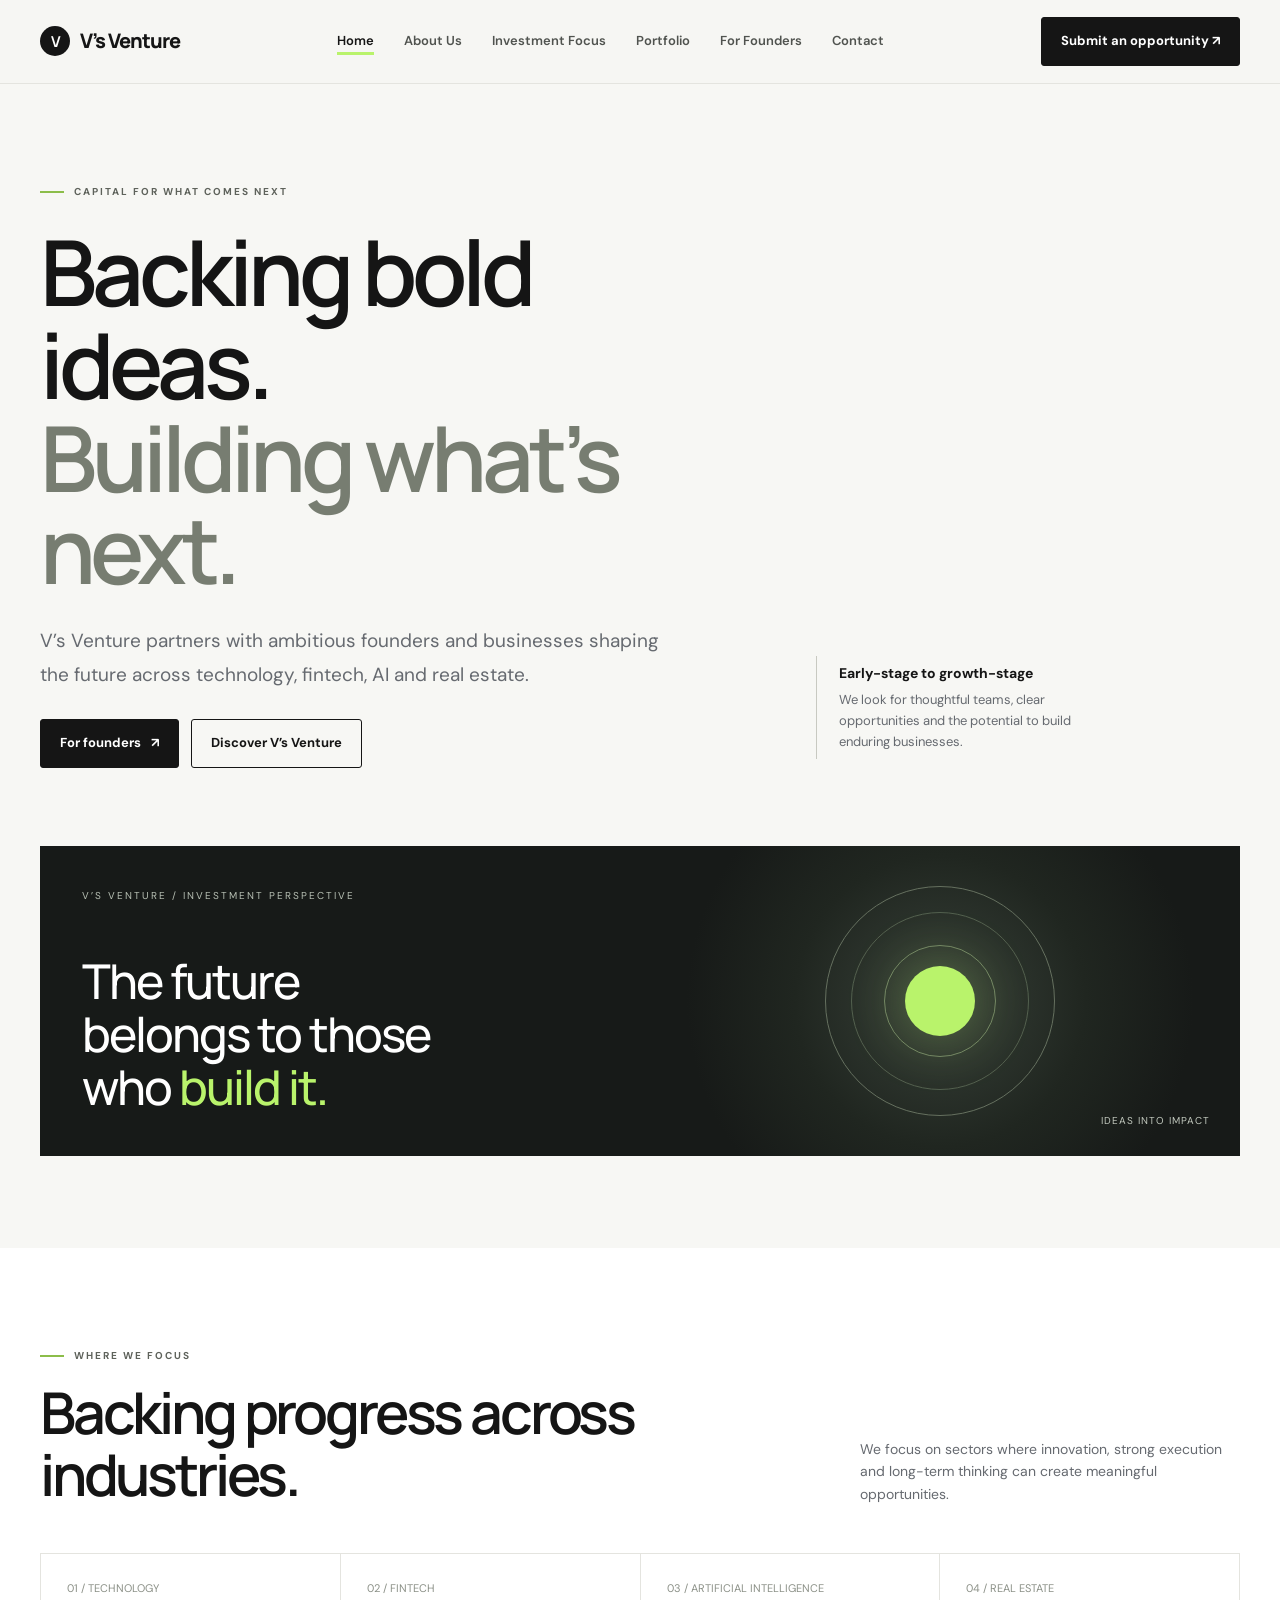
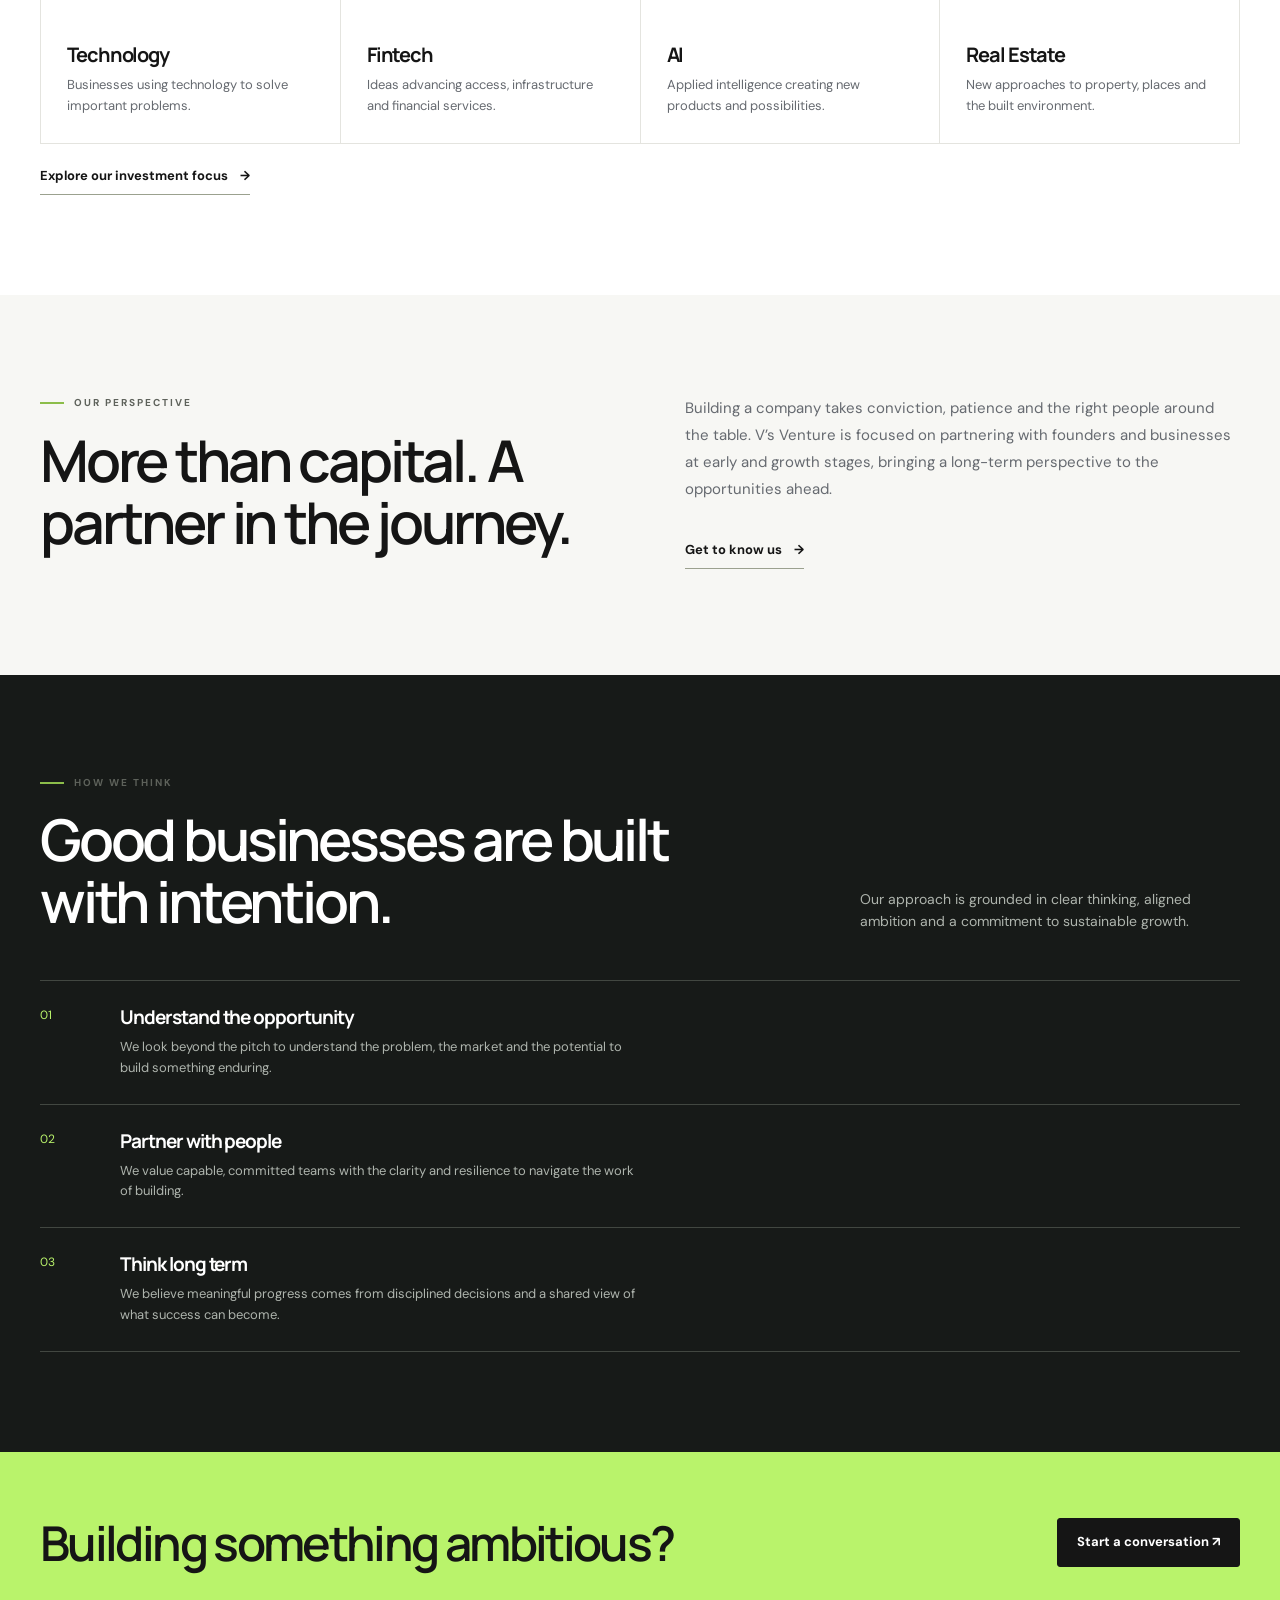
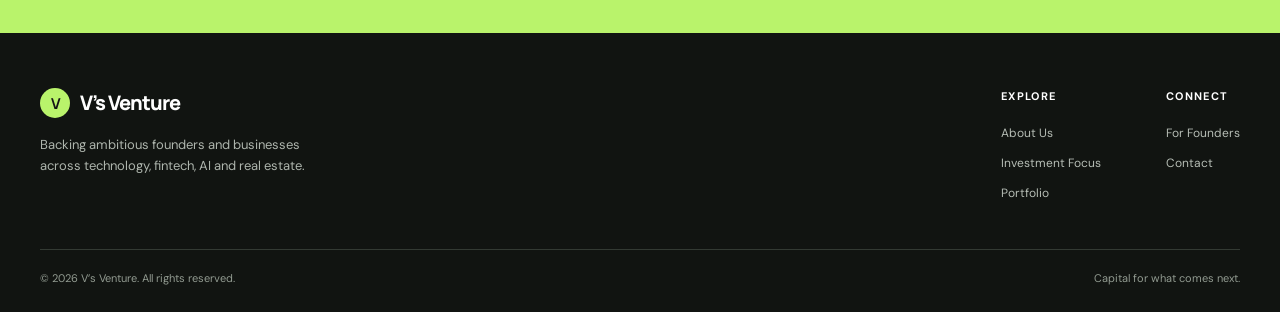
<file: index.html>
<!doctype html>
<html lang="en">
<head>
  <meta charset="utf-8">
  <meta name="viewport" content="width=device-width, initial-scale=1">
  <meta name="description" content="V’s Venture is a venture capital company focused on early-stage and growth-stage opportunities across technology, fintech, AI and real estate.">
  <title>Home | V’s Venture</title>
  <link rel="preconnect" href="https://fonts.googleapis.com">
  <link rel="preconnect" href="https://fonts.gstatic.com" crossorigin>
  <link rel="stylesheet" href="css/style.css">
</head>
<body>

<header class="site-header"><div class="container nav-wrap">
  <a class="brand" href="index.html" aria-label="V's Venture home"><span class="brand-mark">V</span><span>V’s Venture</span></a>
  <button class="menu-toggle" aria-label="Toggle navigation" aria-expanded="false"><span></span><span></span><span></span></button>
  <nav class="nav-links" aria-label="Main navigation"><a href="index.html" aria-current="page">Home</a><a href="about.html" >About Us</a><a href="investment-focus.html" >Investment Focus</a><a href="portfolio.html" >Portfolio</a><a href="founders.html" >For Founders</a><a href="contact.html" >Contact</a></nav>
  <a class="nav-cta" href="founders.html">Submit an opportunity ↗</a>
</div></header>
<main>
<section class="hero">
  <div class="container">
    <div class="eyebrow">Capital for what comes next</div>
    <div class="hero-grid">
      <div>
        <h1>Backing bold ideas.<br><em>Building what’s next.</em></h1>
        <p class="lead">V’s Venture partners with ambitious founders and businesses shaping the future across technology, fintech, AI and real estate.</p>
        <div class="hero-actions">
          <a class="button" href="founders.html">For founders <span>↗</span></a>
          <a class="button button-light" href="about.html">Discover V’s Venture</a>
        </div>
      </div>
      <div class="hero-copy">
        <div class="hero-note"><strong>Early-stage to growth-stage</strong>We look for thoughtful teams, clear opportunities and the potential to build enduring businesses.</div>
      </div>
    </div>
    <div class="hero-visual reveal">
      <div class="visual-left">
        <div class="visual-kicker">V’s Venture / Investment perspective</div>
        <div class="visual-statement">The future belongs to those who <span>build it.</span></div>
      </div>
      <div class="visual-right"><div class="orbit"></div><div class="orbit-core"></div><div class="visual-tag">Ideas into impact</div></div>
    </div>
  </div>
</section>
<section class="section section-white">
  <div class="container">
    <div class="section-head reveal">
      <div><div class="eyebrow">Where we focus</div><h2>Backing progress across industries.</h2></div>
      <p>We focus on sectors where innovation, strong execution and long-term thinking can create meaningful opportunities.</p>
    </div>
    <div class="sector-grid reveal">
      <article class="sector-card"><span class="sector-num">01 / TECHNOLOGY</span><div><h3>Technology</h3><p>Businesses using technology to solve important problems.</p></div></article>
      <article class="sector-card"><span class="sector-num">02 / FINTECH</span><div><h3>Fintech</h3><p>Ideas advancing access, infrastructure and financial services.</p></div></article>
      <article class="sector-card"><span class="sector-num">03 / ARTIFICIAL INTELLIGENCE</span><div><h3>AI</h3><p>Applied intelligence creating new products and possibilities.</p></div></article>
      <article class="sector-card"><span class="sector-num">04 / REAL ESTATE</span><div><h3>Real Estate</h3><p>New approaches to property, places and the built environment.</p></div></article>
    </div>
    <a class="text-link" href="investment-focus.html">Explore our investment focus <span>→</span></a>
  </div>
</section>
<section class="section">
  <div class="container split">
    <div class="reveal"><div class="eyebrow">Our perspective</div><h2>More than capital. A partner in the journey.</h2></div>
    <div class="reveal"><p class="split-copy">Building a company takes conviction, patience and the right people around the table. V’s Venture is focused on partnering with founders and businesses at early and growth stages, bringing a long-term perspective to the opportunities ahead.</p><a class="text-link" href="about.html">Get to know us <span>→</span></a></div>
  </div>
</section>
<section class="section section-dark">
  <div class="container">
    <div class="section-head reveal"><div><div class="eyebrow">How we think</div><h2>Good businesses are built with intention.</h2></div><p style="color:#aeb4ad">Our approach is grounded in clear thinking, aligned ambition and a commitment to sustainable growth.</p></div>
    <div class="approach-list reveal">
      <div class="approach-item"><div class="num">01</div><div><h3>Understand the opportunity</h3><p>We look beyond the pitch to understand the problem, the market and the potential to build something enduring.</p></div></div>
      <div class="approach-item"><div class="num">02</div><div><h3>Partner with people</h3><p>We value capable, committed teams with the clarity and resilience to navigate the work of building.</p></div></div>
      <div class="approach-item"><div class="num">03</div><div><h3>Think long term</h3><p>We believe meaningful progress comes from disciplined decisions and a shared view of what success can become.</p></div></div>
    </div>
  </div>
</section>
<section class="cta-band"><div class="container cta-band-inner"><h2>Building something ambitious?</h2><a class="button" href="founders.html">Start a conversation ↗</a></div></section>
</main>

<footer class="site-footer"><div class="container">
  <div class="footer-top">
    <div class="footer-brand"><a class="brand" href="index.html"><span class="brand-mark" style="background:#b9f36b;color:#151515">V</span><span>V’s Venture</span></a><p>Backing ambitious founders and businesses across technology, fintech, AI and real estate.</p></div>
    <div class="footer-links">
      <div class="footer-col"><strong>Explore</strong><a href="about.html">About Us</a><a href="investment-focus.html">Investment Focus</a><a href="portfolio.html">Portfolio</a></div>
      <div class="footer-col"><strong>Connect</strong><a href="founders.html">For Founders</a><a href="contact.html">Contact</a></div>
    </div>
  </div>
  <div class="footer-bottom"><span>© <span data-year></span> V’s Venture. All rights reserved.</span><span>Capital for what comes next.</span></div>
</div></footer>
<script src="js/script.js"></script>
</body>
</html>
</file>
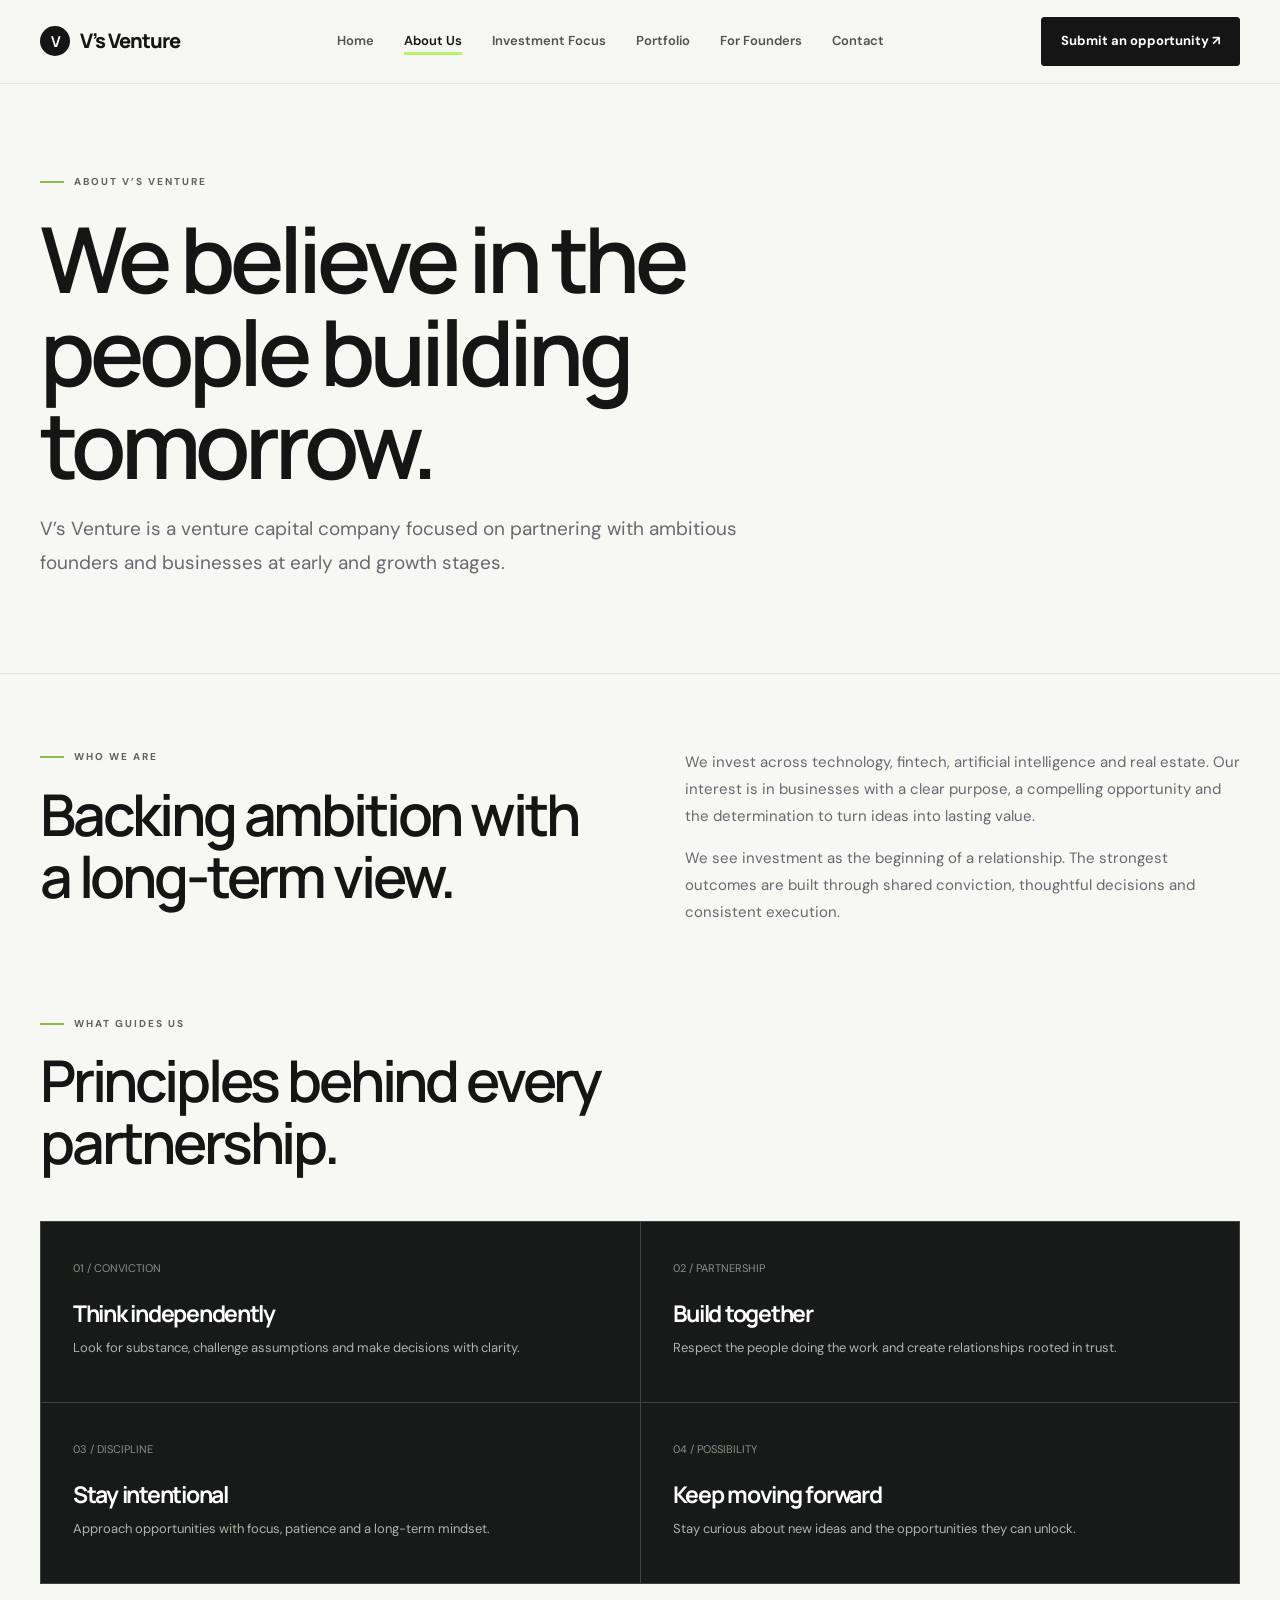
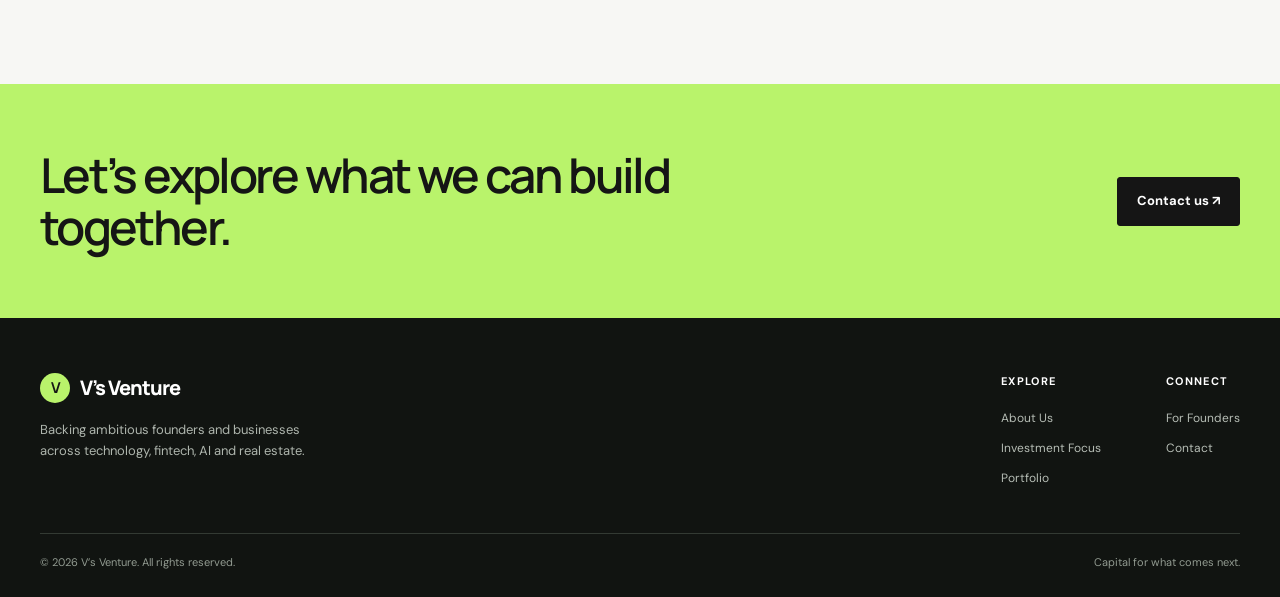
<file: about.html>
<!doctype html>
<html lang="en">
<head>
  <meta charset="utf-8">
  <meta name="viewport" content="width=device-width, initial-scale=1">
  <meta name="description" content="V’s Venture is a venture capital company focused on early-stage and growth-stage opportunities across technology, fintech, AI and real estate.">
  <title>About Us | V’s Venture</title>
  <link rel="preconnect" href="https://fonts.googleapis.com">
  <link rel="preconnect" href="https://fonts.gstatic.com" crossorigin>
  <link rel="stylesheet" href="css/style.css">
</head>
<body>

<header class="site-header"><div class="container nav-wrap">
  <a class="brand" href="index.html" aria-label="V's Venture home"><span class="brand-mark">V</span><span>V’s Venture</span></a>
  <button class="menu-toggle" aria-label="Toggle navigation" aria-expanded="false"><span></span><span></span><span></span></button>
  <nav class="nav-links" aria-label="Main navigation"><a href="index.html" >Home</a><a href="about.html" aria-current="page">About Us</a><a href="investment-focus.html" >Investment Focus</a><a href="portfolio.html" >Portfolio</a><a href="founders.html" >For Founders</a><a href="contact.html" >Contact</a></nav>
  <a class="nav-cta" href="founders.html">Submit an opportunity ↗</a>
</div></header>
<main>
<section class="page-hero"><div class="container"><div class="eyebrow">About V’s Venture</div><h1>We believe in the people building tomorrow.</h1><p class="lead">V’s Venture is a venture capital company focused on partnering with ambitious founders and businesses at early and growth stages.</p></div></section>
<section class="page-content"><div class="container">
  <div class="split reveal"><div><div class="eyebrow">Who we are</div><h2>Backing ambition with a long-term view.</h2></div><div><p class="split-copy">We invest across technology, fintech, artificial intelligence and real estate. Our interest is in businesses with a clear purpose, a compelling opportunity and the determination to turn ideas into lasting value.</p><p class="split-copy">We see investment as the beginning of a relationship. The strongest outcomes are built through shared conviction, thoughtful decisions and consistent execution.</p></div></div>
  <div style="height:75px"></div>
  <div class="section-head reveal"><div><div class="eyebrow">What guides us</div><h2>Principles behind every partnership.</h2></div></div>
  <div class="value-grid reveal">
    <article class="value-card"><span class="sector-num">01 / CONVICTION</span><h3>Think independently</h3><p>Look for substance, challenge assumptions and make decisions with clarity.</p></article>
    <article class="value-card"><span class="sector-num">02 / PARTNERSHIP</span><h3>Build together</h3><p>Respect the people doing the work and create relationships rooted in trust.</p></article>
    <article class="value-card"><span class="sector-num">03 / DISCIPLINE</span><h3>Stay intentional</h3><p>Approach opportunities with focus, patience and a long-term mindset.</p></article>
    <article class="value-card"><span class="sector-num">04 / POSSIBILITY</span><h3>Keep moving forward</h3><p>Stay curious about new ideas and the opportunities they can unlock.</p></article>
  </div>
</div></section>
<section class="cta-band"><div class="container cta-band-inner"><h2>Let’s explore what we can build together.</h2><a class="button" href="contact.html">Contact us ↗</a></div></section>
</main>

<footer class="site-footer"><div class="container">
  <div class="footer-top">
    <div class="footer-brand"><a class="brand" href="index.html"><span class="brand-mark" style="background:#b9f36b;color:#151515">V</span><span>V’s Venture</span></a><p>Backing ambitious founders and businesses across technology, fintech, AI and real estate.</p></div>
    <div class="footer-links">
      <div class="footer-col"><strong>Explore</strong><a href="about.html">About Us</a><a href="investment-focus.html">Investment Focus</a><a href="portfolio.html">Portfolio</a></div>
      <div class="footer-col"><strong>Connect</strong><a href="founders.html">For Founders</a><a href="contact.html">Contact</a></div>
    </div>
  </div>
  <div class="footer-bottom"><span>© <span data-year></span> V’s Venture. All rights reserved.</span><span>Capital for what comes next.</span></div>
</div></footer>
<script src="js/script.js"></script>
</body>
</html>
</file>
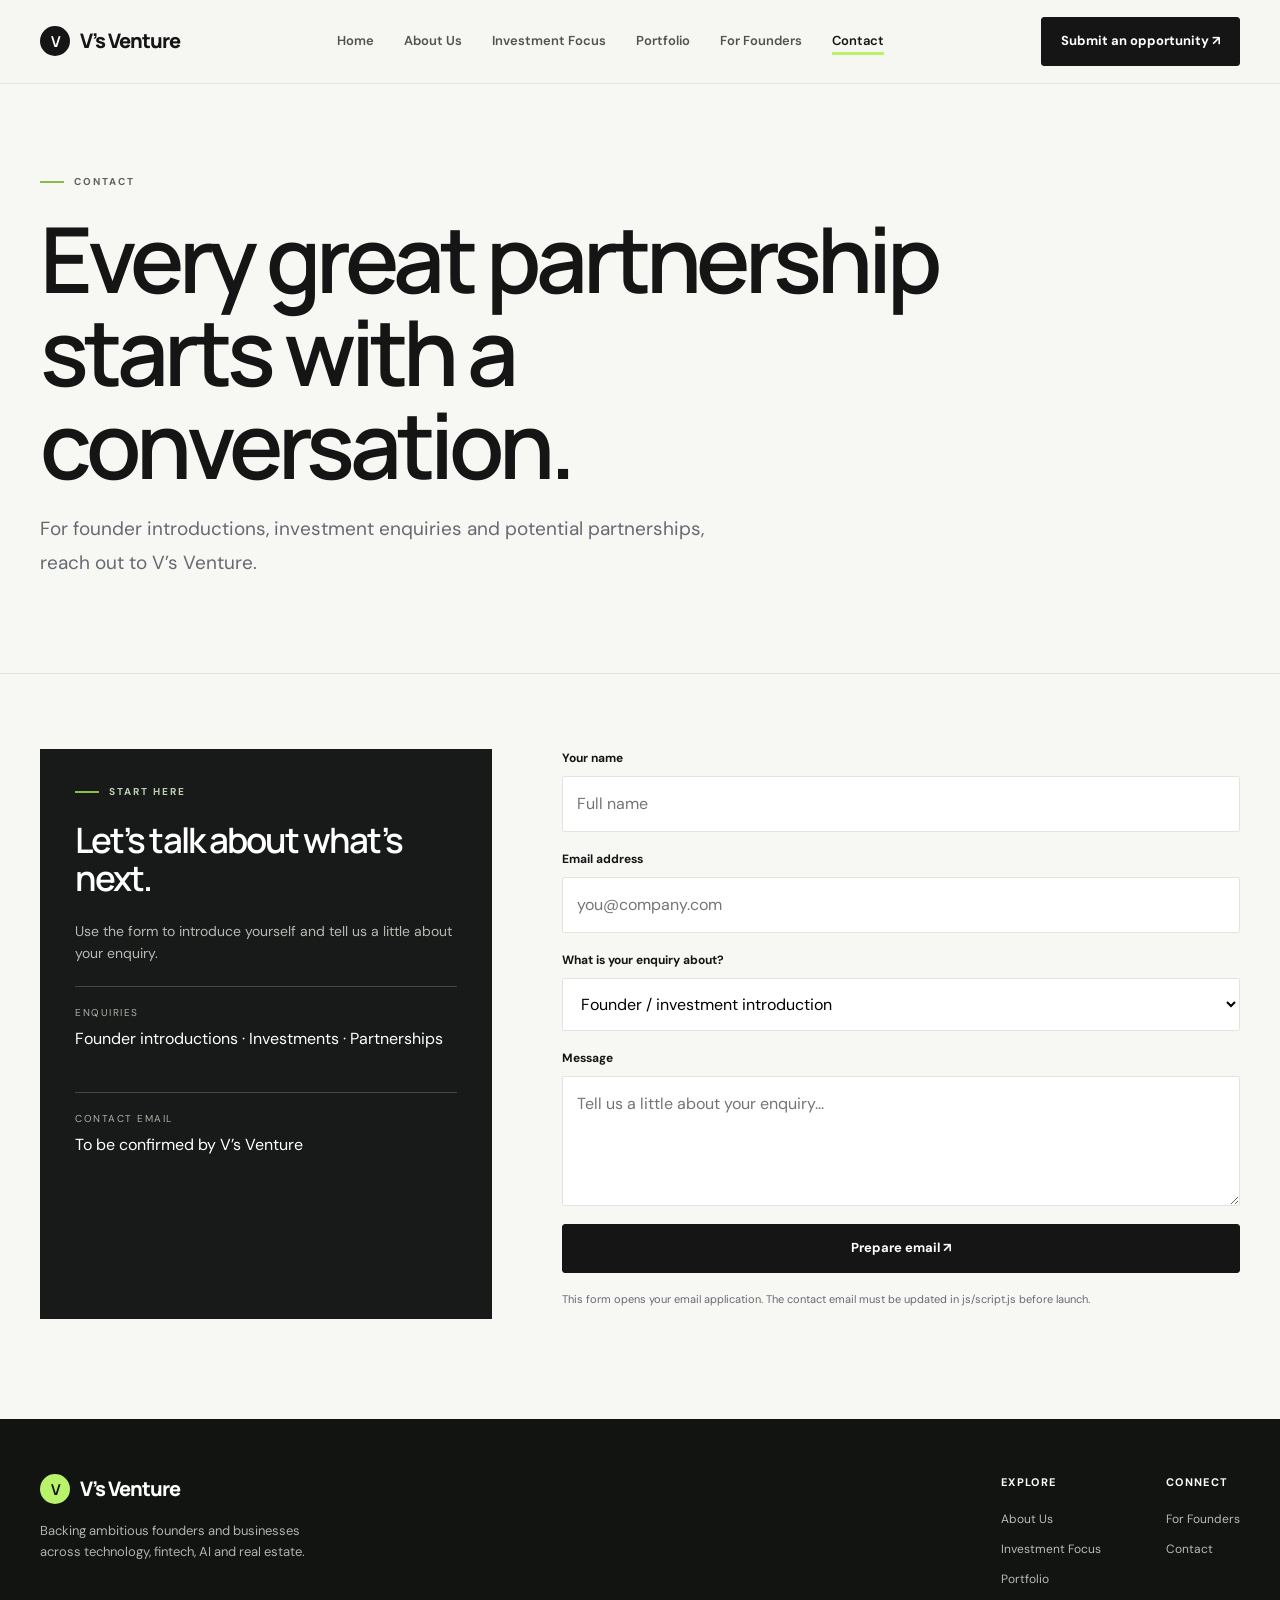
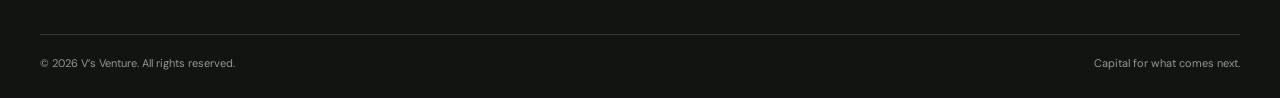
<file: contact.html>
<!doctype html>
<html lang="en">
<head>
  <meta charset="utf-8">
  <meta name="viewport" content="width=device-width, initial-scale=1">
  <meta name="description" content="V’s Venture is a venture capital company focused on early-stage and growth-stage opportunities across technology, fintech, AI and real estate.">
  <title>Contact | V’s Venture</title>
  <link rel="preconnect" href="https://fonts.googleapis.com">
  <link rel="preconnect" href="https://fonts.gstatic.com" crossorigin>
  <link rel="stylesheet" href="css/style.css">
</head>
<body>

<header class="site-header"><div class="container nav-wrap">
  <a class="brand" href="index.html" aria-label="V's Venture home"><span class="brand-mark">V</span><span>V’s Venture</span></a>
  <button class="menu-toggle" aria-label="Toggle navigation" aria-expanded="false"><span></span><span></span><span></span></button>
  <nav class="nav-links" aria-label="Main navigation"><a href="index.html" >Home</a><a href="about.html" >About Us</a><a href="investment-focus.html" >Investment Focus</a><a href="portfolio.html" >Portfolio</a><a href="founders.html" >For Founders</a><a href="contact.html" aria-current="page">Contact</a></nav>
  <a class="nav-cta" href="founders.html">Submit an opportunity ↗</a>
</div></header>
<main>
<section class="page-hero"><div class="container"><div class="eyebrow">Contact</div><h1>Every great partnership starts with a conversation.</h1><p class="lead">For founder introductions, investment enquiries and potential partnerships, reach out to V’s Venture.</p></div></section>
<section class="page-content"><div class="container contact-layout">
  <aside class="contact-panel reveal"><div class="eyebrow" style="color:#c0d0b7">Start here</div><h2 style="font-size:35px;margin:22px 0">Let’s talk about what’s next.</h2><p>Use the form to introduce yourself and tell us a little about your enquiry.</p>
    <div class="contact-detail"><small>Enquiries</small><span>Founder introductions · Investments · Partnerships</span></div>
    <div class="contact-detail"><small>Contact email</small><span>To be confirmed by V’s Venture</span></div>
  </aside>
  <form class="contact-form reveal" data-contact-form>
    <div class="field"><label for="name">Your name</label><input id="name" name="name" required placeholder="Full name"></div>
    <div class="field"><label for="email">Email address</label><input id="email" name="email" type="email" required placeholder="you@company.com"></div>
    <div class="field"><label for="type">What is your enquiry about?</label><select id="type" name="type"><option>Founder / investment introduction</option><option>Partnership</option><option>General enquiry</option><option>Media / other</option></select></div>
    <div class="field"><label for="message">Message</label><textarea id="message" name="message" required placeholder="Tell us a little about your enquiry..."></textarea></div>
    <button class="button" type="submit">Prepare email ↗</button>
    <p class="form-note">This form opens your email application. The contact email must be updated in js/script.js before launch.</p>
  </form>
</div></section>
</main>

<footer class="site-footer"><div class="container">
  <div class="footer-top">
    <div class="footer-brand"><a class="brand" href="index.html"><span class="brand-mark" style="background:#b9f36b;color:#151515">V</span><span>V’s Venture</span></a><p>Backing ambitious founders and businesses across technology, fintech, AI and real estate.</p></div>
    <div class="footer-links">
      <div class="footer-col"><strong>Explore</strong><a href="about.html">About Us</a><a href="investment-focus.html">Investment Focus</a><a href="portfolio.html">Portfolio</a></div>
      <div class="footer-col"><strong>Connect</strong><a href="founders.html">For Founders</a><a href="contact.html">Contact</a></div>
    </div>
  </div>
  <div class="footer-bottom"><span>© <span data-year></span> V’s Venture. All rights reserved.</span><span>Capital for what comes next.</span></div>
</div></footer>
<script src="js/script.js"></script>
</body>
</html>
</file>
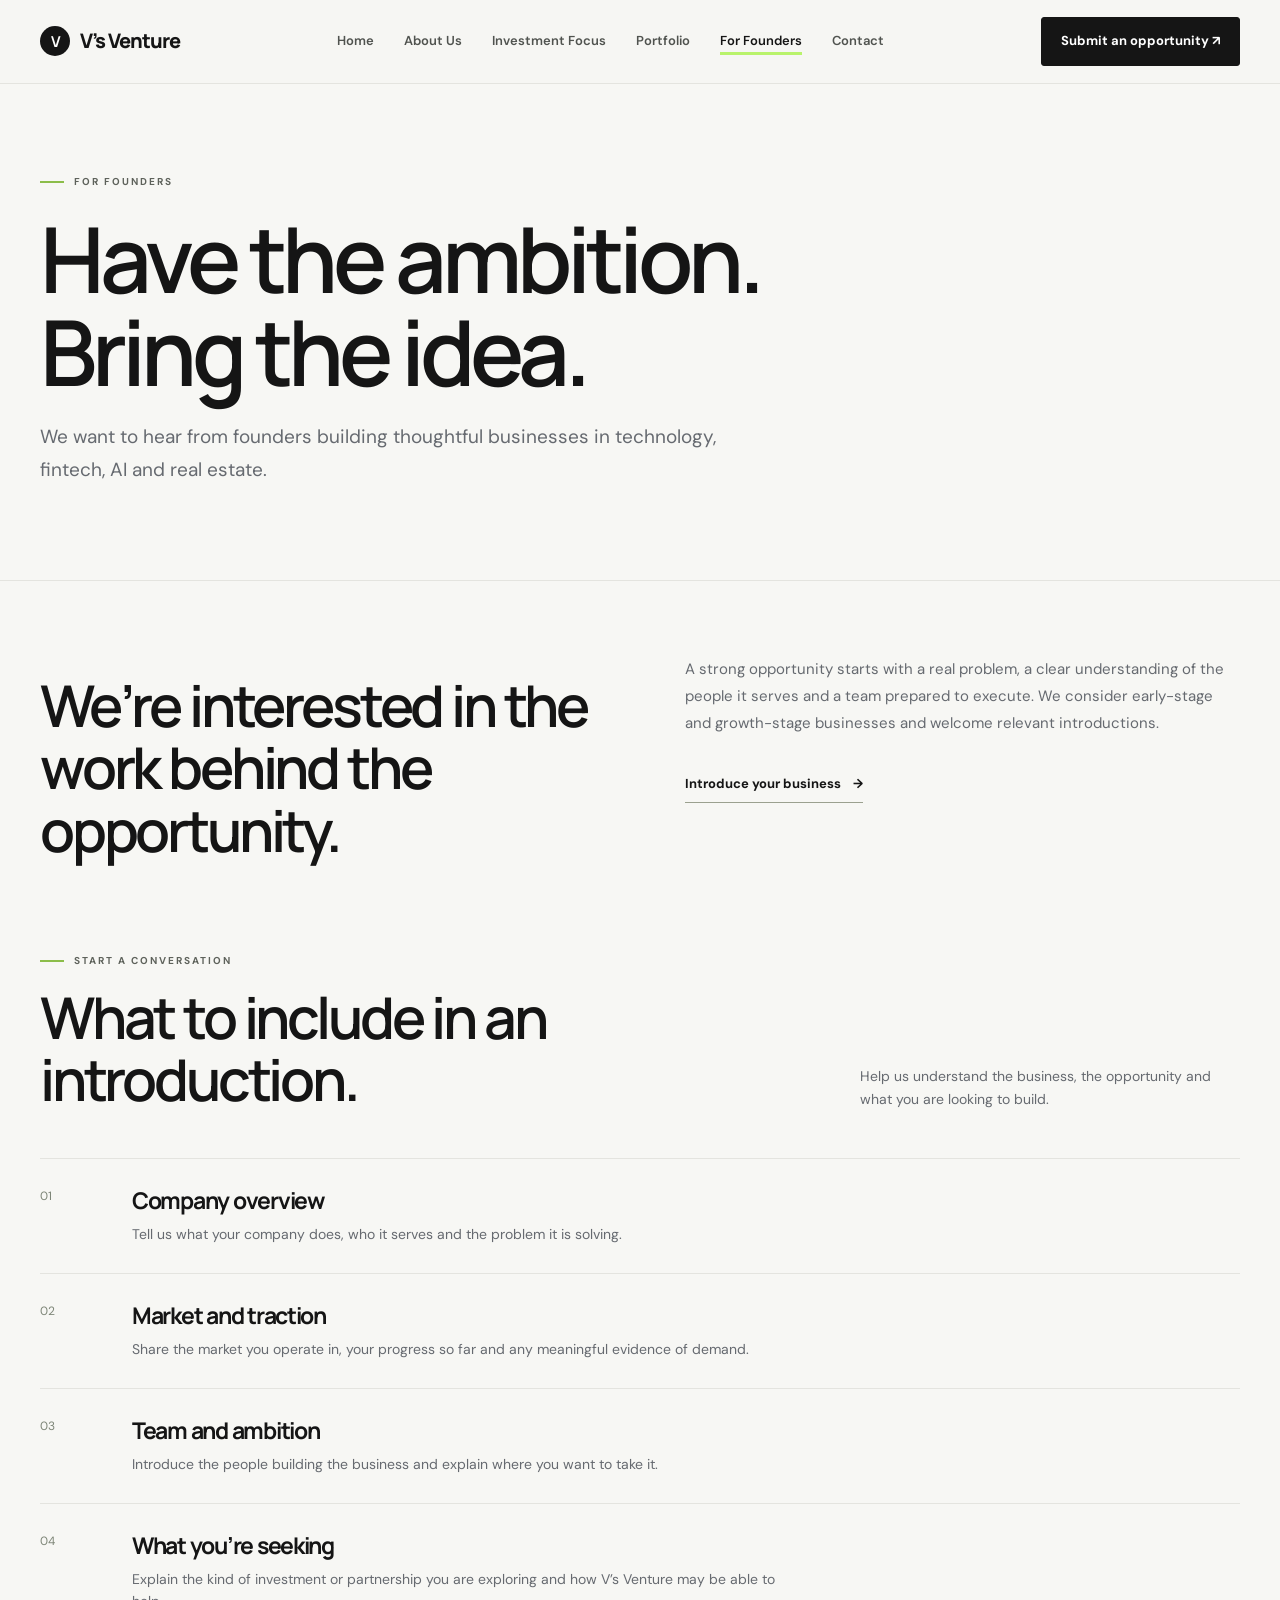
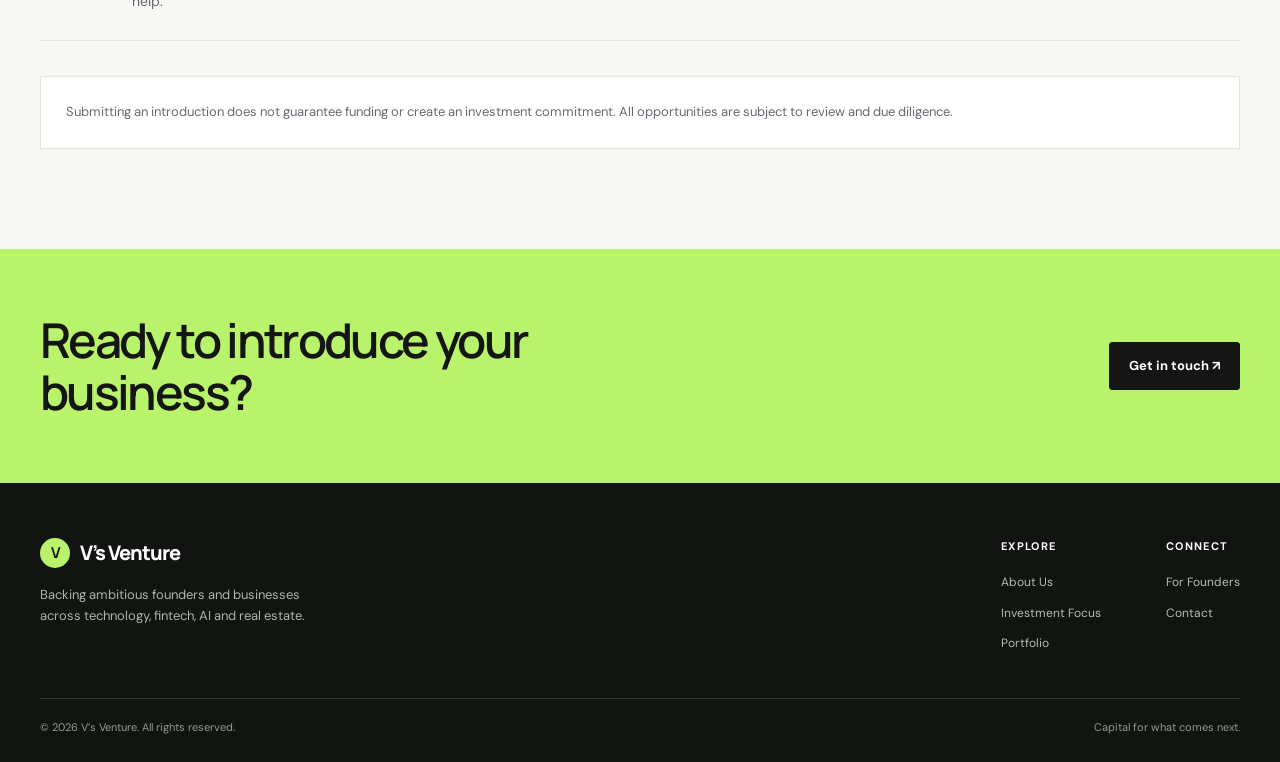
<file: founders.html>
<!doctype html>
<html lang="en">
<head>
  <meta charset="utf-8">
  <meta name="viewport" content="width=device-width, initial-scale=1">
  <meta name="description" content="V’s Venture is a venture capital company focused on early-stage and growth-stage opportunities across technology, fintech, AI and real estate.">
  <title>For Founders | V’s Venture</title>
  <link rel="preconnect" href="https://fonts.googleapis.com">
  <link rel="preconnect" href="https://fonts.gstatic.com" crossorigin>
  <link rel="stylesheet" href="css/style.css">
</head>
<body>

<header class="site-header"><div class="container nav-wrap">
  <a class="brand" href="index.html" aria-label="V's Venture home"><span class="brand-mark">V</span><span>V’s Venture</span></a>
  <button class="menu-toggle" aria-label="Toggle navigation" aria-expanded="false"><span></span><span></span><span></span></button>
  <nav class="nav-links" aria-label="Main navigation"><a href="index.html" >Home</a><a href="about.html" >About Us</a><a href="investment-focus.html" >Investment Focus</a><a href="portfolio.html" >Portfolio</a><a href="founders.html" aria-current="page">For Founders</a><a href="contact.html" >Contact</a></nav>
  <a class="nav-cta" href="founders.html">Submit an opportunity ↗</a>
</div></header>
<main>
<section class="page-hero"><div class="container"><div class="eyebrow">For founders</div><h1>Have the ambition. Bring the idea.</h1><p class="lead">We want to hear from founders building thoughtful businesses in technology, fintech, AI and real estate.</p></div></section>
<section class="page-content"><div class="container">
  <div class="split reveal"><div><h2>We’re interested in the work behind the opportunity.</h2></div><div><p class="split-copy">A strong opportunity starts with a real problem, a clear understanding of the people it serves and a team prepared to execute. We consider early-stage and growth-stage businesses and welcome relevant introductions.</p><a class="text-link" href="contact.html">Introduce your business <span>→</span></a></div></div>
  <div style="height:70px"></div>
  <div class="section-head reveal"><div><div class="eyebrow">Start a conversation</div><h2>What to include in an introduction.</h2></div><p>Help us understand the business, the opportunity and what you are looking to build.</p></div>
  <div class="steps reveal">
    <div class="step"><div class="step-index">01</div><div><h3>Company overview</h3><p>Tell us what your company does, who it serves and the problem it is solving.</p></div></div>
    <div class="step"><div class="step-index">02</div><div><h3>Market and traction</h3><p>Share the market you operate in, your progress so far and any meaningful evidence of demand.</p></div></div>
    <div class="step"><div class="step-index">03</div><div><h3>Team and ambition</h3><p>Introduce the people building the business and explain where you want to take it.</p></div></div>
    <div class="step"><div class="step-index">04</div><div><h3>What you’re seeking</h3><p>Explain the kind of investment or partnership you are exploring and how V’s Venture may be able to help.</p></div></div>
  </div>
  <div class="note-box">Submitting an introduction does not guarantee funding or create an investment commitment. All opportunities are subject to review and due diligence.</div>
</div></section>
<section class="cta-band"><div class="container cta-band-inner"><h2>Ready to introduce your business?</h2><a class="button" href="contact.html">Get in touch ↗</a></div></section>
</main>

<footer class="site-footer"><div class="container">
  <div class="footer-top">
    <div class="footer-brand"><a class="brand" href="index.html"><span class="brand-mark" style="background:#b9f36b;color:#151515">V</span><span>V’s Venture</span></a><p>Backing ambitious founders and businesses across technology, fintech, AI and real estate.</p></div>
    <div class="footer-links">
      <div class="footer-col"><strong>Explore</strong><a href="about.html">About Us</a><a href="investment-focus.html">Investment Focus</a><a href="portfolio.html">Portfolio</a></div>
      <div class="footer-col"><strong>Connect</strong><a href="founders.html">For Founders</a><a href="contact.html">Contact</a></div>
    </div>
  </div>
  <div class="footer-bottom"><span>© <span data-year></span> V’s Venture. All rights reserved.</span><span>Capital for what comes next.</span></div>
</div></footer>
<script src="js/script.js"></script>
</body>
</html>
</file>
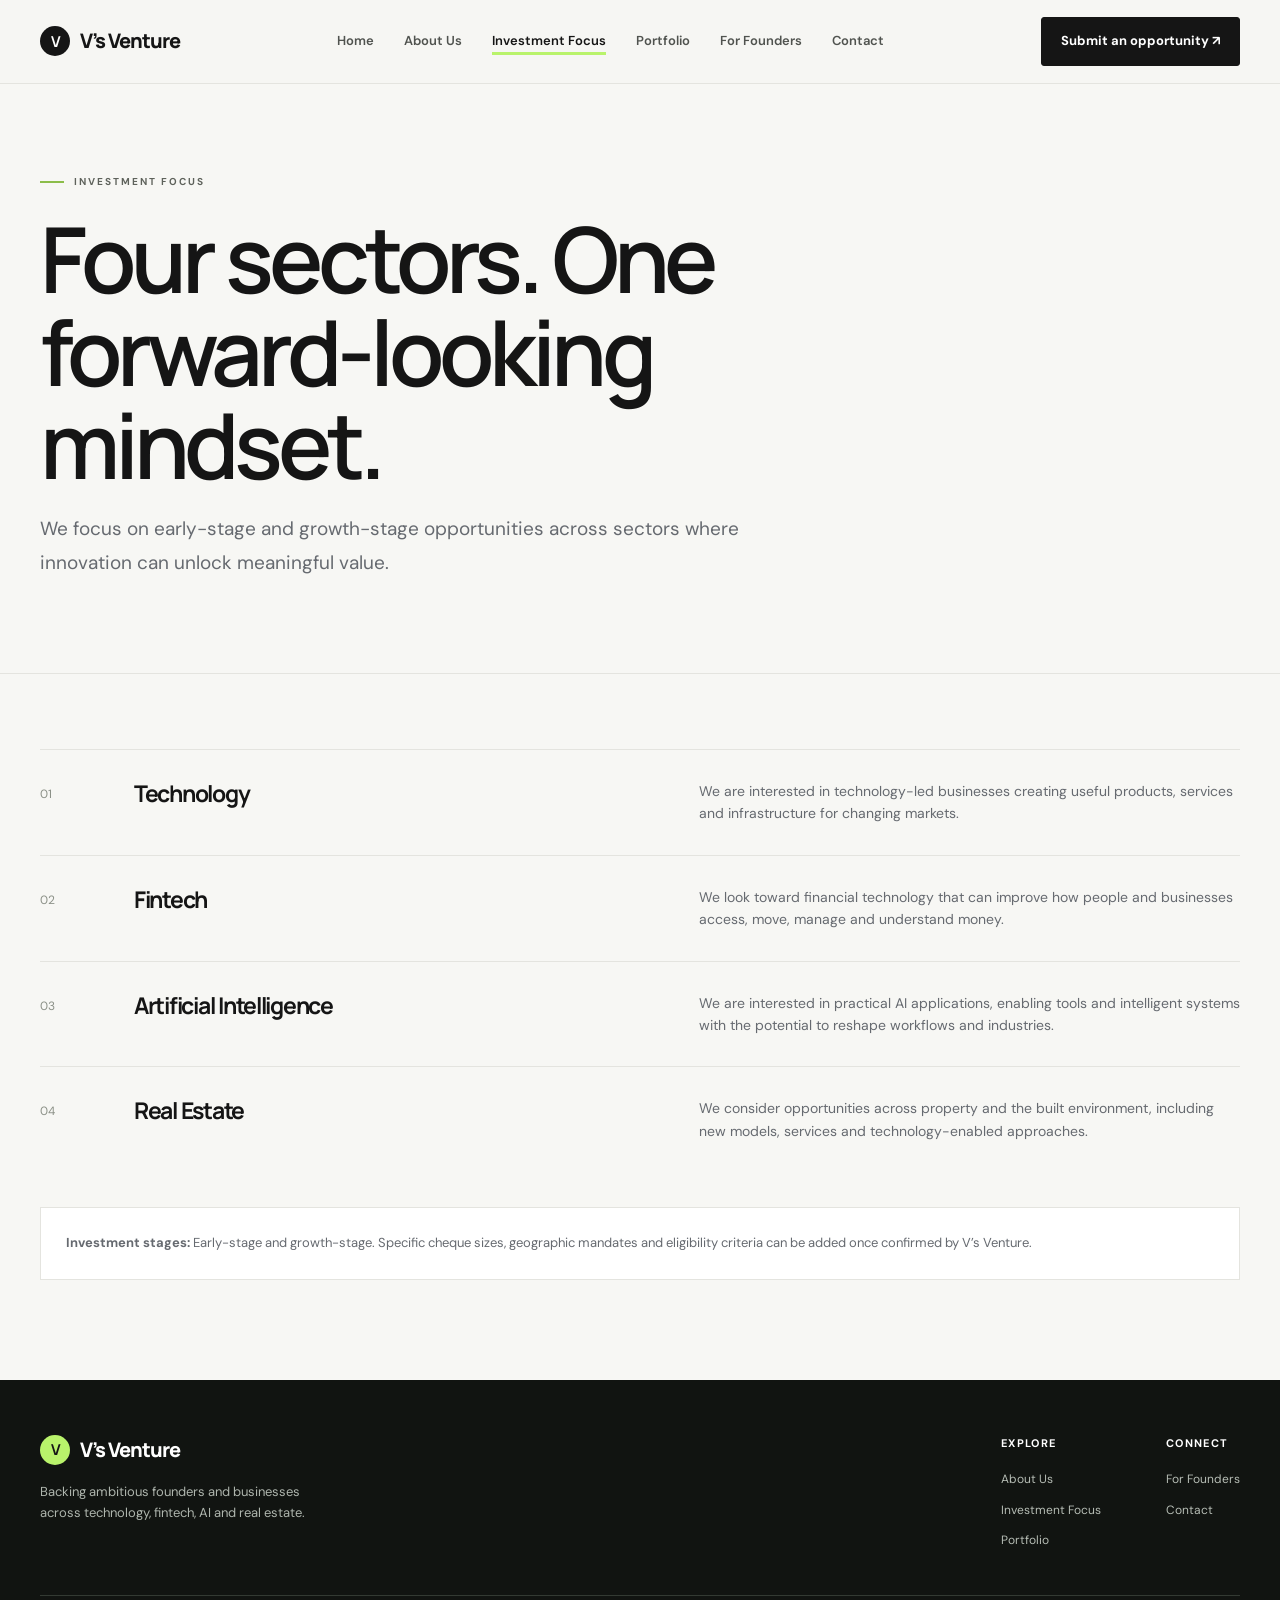
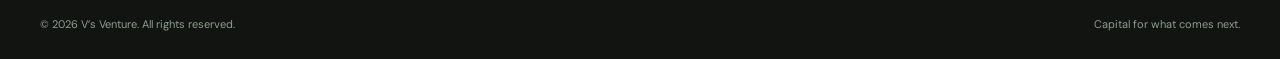
<file: investment-focus.html>
<!doctype html>
<html lang="en">
<head>
  <meta charset="utf-8">
  <meta name="viewport" content="width=device-width, initial-scale=1">
  <meta name="description" content="V’s Venture is a venture capital company focused on early-stage and growth-stage opportunities across technology, fintech, AI and real estate.">
  <title>Investment Focus | V’s Venture</title>
  <link rel="preconnect" href="https://fonts.googleapis.com">
  <link rel="preconnect" href="https://fonts.gstatic.com" crossorigin>
  <link rel="stylesheet" href="css/style.css">
</head>
<body>

<header class="site-header"><div class="container nav-wrap">
  <a class="brand" href="index.html" aria-label="V's Venture home"><span class="brand-mark">V</span><span>V’s Venture</span></a>
  <button class="menu-toggle" aria-label="Toggle navigation" aria-expanded="false"><span></span><span></span><span></span></button>
  <nav class="nav-links" aria-label="Main navigation"><a href="index.html" >Home</a><a href="about.html" >About Us</a><a href="investment-focus.html" aria-current="page">Investment Focus</a><a href="portfolio.html" >Portfolio</a><a href="founders.html" >For Founders</a><a href="contact.html" >Contact</a></nav>
  <a class="nav-cta" href="founders.html">Submit an opportunity ↗</a>
</div></header>
<main>
<section class="page-hero"><div class="container"><div class="eyebrow">Investment focus</div><h1>Four sectors. One forward-looking mindset.</h1><p class="lead">We focus on early-stage and growth-stage opportunities across sectors where innovation can unlock meaningful value.</p></div></section>
<section class="page-content"><div class="container">
  <div class="sector-detail reveal"><div class="number">01</div><h3>Technology</h3><p>We are interested in technology-led businesses creating useful products, services and infrastructure for changing markets.</p></div>
  <div class="sector-detail reveal"><div class="number">02</div><h3>Fintech</h3><p>We look toward financial technology that can improve how people and businesses access, move, manage and understand money.</p></div>
  <div class="sector-detail reveal"><div class="number">03</div><h3>Artificial Intelligence</h3><p>We are interested in practical AI applications, enabling tools and intelligent systems with the potential to reshape workflows and industries.</p></div>
  <div class="sector-detail reveal"><div class="number">04</div><h3>Real Estate</h3><p>We consider opportunities across property and the built environment, including new models, services and technology-enabled approaches.</p></div>
  <div class="note-box reveal"><strong>Investment stages:</strong> Early-stage and growth-stage. Specific cheque sizes, geographic mandates and eligibility criteria can be added once confirmed by V’s Venture.</div>
</div></section>
</main>

<footer class="site-footer"><div class="container">
  <div class="footer-top">
    <div class="footer-brand"><a class="brand" href="index.html"><span class="brand-mark" style="background:#b9f36b;color:#151515">V</span><span>V’s Venture</span></a><p>Backing ambitious founders and businesses across technology, fintech, AI and real estate.</p></div>
    <div class="footer-links">
      <div class="footer-col"><strong>Explore</strong><a href="about.html">About Us</a><a href="investment-focus.html">Investment Focus</a><a href="portfolio.html">Portfolio</a></div>
      <div class="footer-col"><strong>Connect</strong><a href="founders.html">For Founders</a><a href="contact.html">Contact</a></div>
    </div>
  </div>
  <div class="footer-bottom"><span>© <span data-year></span> V’s Venture. All rights reserved.</span><span>Capital for what comes next.</span></div>
</div></footer>
<script src="js/script.js"></script>
</body>
</html>
</file>
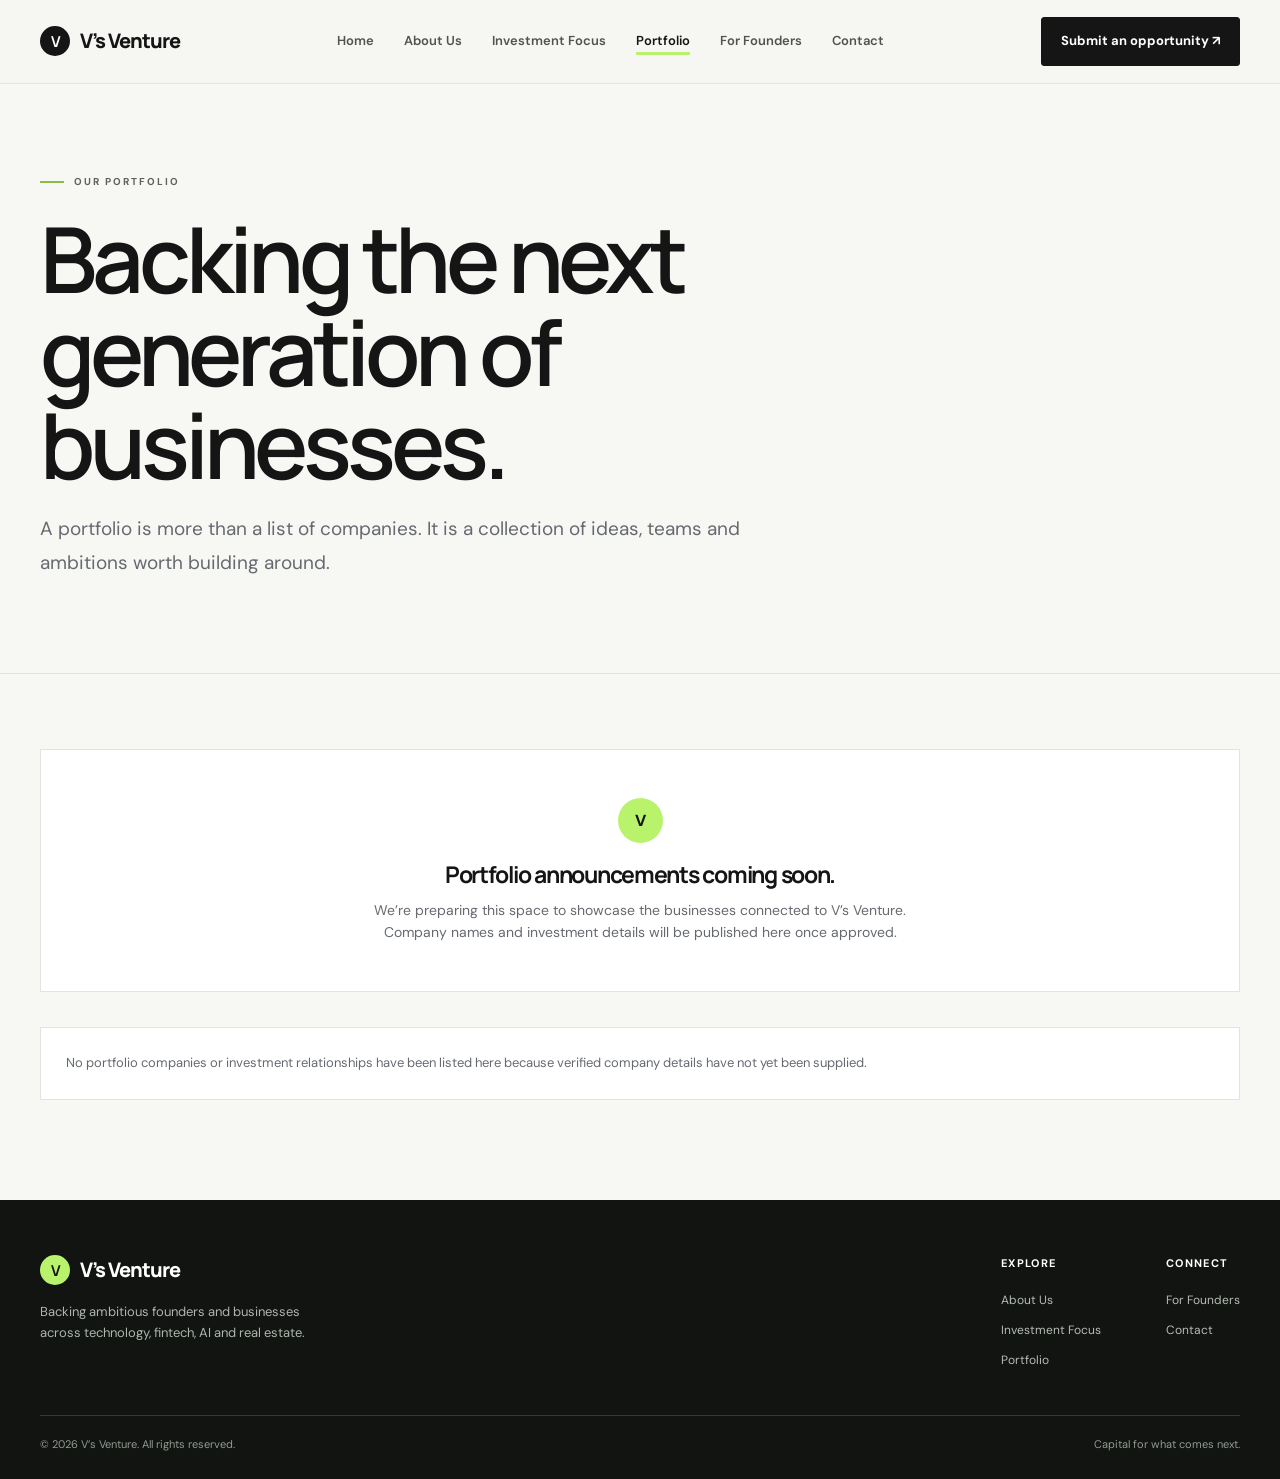
<file: portfolio.html>
<!doctype html>
<html lang="en">
<head>
  <meta charset="utf-8">
  <meta name="viewport" content="width=device-width, initial-scale=1">
  <meta name="description" content="V’s Venture is a venture capital company focused on early-stage and growth-stage opportunities across technology, fintech, AI and real estate.">
  <title>Portfolio | V’s Venture</title>
  <link rel="preconnect" href="https://fonts.googleapis.com">
  <link rel="preconnect" href="https://fonts.gstatic.com" crossorigin>
  <link rel="stylesheet" href="css/style.css">
</head>
<body>

<header class="site-header"><div class="container nav-wrap">
  <a class="brand" href="index.html" aria-label="V's Venture home"><span class="brand-mark">V</span><span>V’s Venture</span></a>
  <button class="menu-toggle" aria-label="Toggle navigation" aria-expanded="false"><span></span><span></span><span></span></button>
  <nav class="nav-links" aria-label="Main navigation"><a href="index.html" >Home</a><a href="about.html" >About Us</a><a href="investment-focus.html" >Investment Focus</a><a href="portfolio.html" aria-current="page">Portfolio</a><a href="founders.html" >For Founders</a><a href="contact.html" >Contact</a></nav>
  <a class="nav-cta" href="founders.html">Submit an opportunity ↗</a>
</div></header>
<main>
<section class="page-hero"><div class="container"><div class="eyebrow">Our portfolio</div><h1>Backing the next generation of businesses.</h1><p class="lead">A portfolio is more than a list of companies. It is a collection of ideas, teams and ambitions worth building around.</p></div></section>
<section class="page-content"><div class="container">
  <div class="portfolio-empty reveal"><div class="empty-mark">V</div><h3>Portfolio announcements coming soon.</h3><p>We’re preparing this space to showcase the businesses connected to V’s Venture. Company names and investment details will be published here once approved.</p></div>
  <div class="note-box">No portfolio companies or investment relationships have been listed here because verified company details have not yet been supplied.</div>
</div></section>
</main>

<footer class="site-footer"><div class="container">
  <div class="footer-top">
    <div class="footer-brand"><a class="brand" href="index.html"><span class="brand-mark" style="background:#b9f36b;color:#151515">V</span><span>V’s Venture</span></a><p>Backing ambitious founders and businesses across technology, fintech, AI and real estate.</p></div>
    <div class="footer-links">
      <div class="footer-col"><strong>Explore</strong><a href="about.html">About Us</a><a href="investment-focus.html">Investment Focus</a><a href="portfolio.html">Portfolio</a></div>
      <div class="footer-col"><strong>Connect</strong><a href="founders.html">For Founders</a><a href="contact.html">Contact</a></div>
    </div>
  </div>
  <div class="footer-bottom"><span>© <span data-year></span> V’s Venture. All rights reserved.</span><span>Capital for what comes next.</span></div>
</div></footer>
<script src="js/script.js"></script>
</body>
</html>
</file>
<file: css/style.css>
@import url('https://fonts.googleapis.com/css2?family=DM+Sans:wght@400;500;600;700&family=Manrope:wght@400;500;600;700;800&display=swap');

:root {
  --ink: #151515;
  --muted: #666a70;
  --paper: #f7f7f4;
  --white: #fff;
  --line: #e4e4df;
  --accent: #b9f36b;
  --dark: #171a18;
  --max: 1200px;
}
* { box-sizing: border-box; }
html { scroll-behavior: smooth; }
body {
  margin: 0; color: var(--ink); background: var(--paper);
  font-family: "DM Sans", Arial, sans-serif; line-height: 1.6;
  -webkit-font-smoothing: antialiased;
}
a { color: inherit; text-decoration: none; }
button, input, textarea, select { font: inherit; }
button, a { -webkit-tap-highlight-color: transparent; }
.container { width: min(var(--max), calc(100% - 64px)); margin: 0 auto; }
.site-header {
  height: 84px; display: flex; align-items: center; position: relative; z-index: 20;
  border-bottom: 1px solid var(--line); background: rgba(247,247,244,.94);
}
.nav-wrap { display:flex; align-items:center; justify-content:space-between; gap:30px; }
.brand { display:flex; align-items:center; gap:10px; font:800 20px/1 "Manrope",sans-serif; letter-spacing:-1px; white-space:nowrap; }
.brand-mark { width:30px; height:30px; display:grid; place-items:center; background:var(--ink); color:white; border-radius:50%; font:700 15px "Manrope",sans-serif; }
.nav-links { display:flex; align-items:center; gap:30px; }
.nav-links a { color:#50534f; font-size:13px; font-weight:600; transition:color .2s; }
.nav-links a:hover, .nav-links a[aria-current="page"] { color:var(--ink); }
.nav-links a[aria-current="page"] { text-decoration: underline; text-decoration-color:var(--accent); text-decoration-thickness:3px; text-underline-offset:7px; }
.nav-cta, .button { display:inline-flex; align-items:center; justify-content:center; gap:10px; border:1px solid var(--ink); background:var(--ink); color:white; padding:13px 19px; border-radius:3px; font-size:13px; font-weight:700; transition:transform .2s, background .2s; cursor:pointer; }
.nav-cta:hover, .button:hover { transform:translateY(-2px); background:#333; }
.button-light { background:transparent; color:var(--ink); }
.button-light:hover { background:var(--ink); color:white; }
.menu-toggle { display:none; border:0; background:transparent; padding:8px; cursor:pointer; }
.menu-toggle span { display:block; width:23px; height:2px; background:var(--ink); margin:5px; }
.eyebrow { display:flex; align-items:center; gap:10px; color:#5e625b; text-transform:uppercase; letter-spacing:2px; font-size:10px; font-weight:700; }
.eyebrow:before { content:""; width:24px; height:2px; background:#8cbd4a; }
h1,h2,h3,p { margin-top:0; }
h1,h2,h3 { font-family:"Manrope",sans-serif; letter-spacing:-.055em; }
h1 { font-size:clamp(48px,7.2vw,91px); line-height:1.02; font-weight:600; }
h2 { font-size:clamp(34px,4.5vw,58px); line-height:1.08; font-weight:600; }
h3 { font-size:23px; line-height:1.2; font-weight:700; }
.lead { max-width:650px; color:var(--muted); font-size:clamp(16px,1.6vw,19px); line-height:1.75; }
.hero { padding:100px 0 92px; }
.hero-grid { display:grid; grid-template-columns:1.25fr .75fr; gap:70px; align-items:end; }
.hero h1 { max-width:850px; margin:25px 0 28px; }
.hero h1 em { font-style:normal; color:#777d71; }
.hero-copy { padding-bottom:9px; }
.hero-actions { display:flex; flex-wrap:wrap; gap:12px; margin-top:28px; }
.hero-note { border-left:1px solid #c8c9c1; padding:6px 0 6px 22px; color:var(--muted); font-size:13px; max-width:300px; }
.hero-note strong { display:block; color:var(--ink); font-size:14px; margin-bottom:6px; }
.hero-visual { margin-top:78px; min-height:310px; background:var(--dark); color:white; display:grid; grid-template-columns:1fr 1fr; overflow:hidden; position:relative; }
.visual-left { padding:42px; display:flex; flex-direction:column; justify-content:space-between; }
.visual-kicker { color:#b8c0b4; text-transform:uppercase; letter-spacing:2px; font-size:10px; }
.visual-statement { font:500 clamp(28px,4vw,48px)/1.1 "Manrope",sans-serif; letter-spacing:-2px; max-width:390px; }
.visual-statement span { color:var(--accent); }
.visual-right { display:flex; align-items:center; justify-content:center; position:relative; background:radial-gradient(circle at 50% 50%,#384139 0,#202620 43%,#171a18 75%); }
.orbit { width:230px; height:230px; border:1px solid #65705f; border-radius:50%; position:absolute; }
.orbit:before,.orbit:after { content:""; position:absolute; inset:25px; border:1px solid #53604f; border-radius:50%; }
.orbit:after { inset:58px; border-color:#718263; }
.orbit-core { width:70px;height:70px;border-radius:50%;background:var(--accent);box-shadow:0 0 60px #b9f36b55; z-index:1; }
.visual-tag { position:absolute; bottom:27px; right:30px; color:#c2c9be; font-size:10px; letter-spacing:1px; text-transform:uppercase; }
.section { padding:100px 0; }
.section-white { background:var(--white); }
.section-dark { background:var(--dark); color:white; }
.section-head { display:flex; align-items:end; justify-content:space-between; gap:35px; margin-bottom:48px; }
.section-head h2 { max-width:670px; margin:17px 0 0; }
.section-head p { max-width:380px; color:var(--muted); margin:0; font-size:14px; }
.sector-grid { display:grid; grid-template-columns:repeat(4,1fr); border-top:1px solid var(--line); border-left:1px solid var(--line); }
.sector-card { min-height:190px; padding:26px; border-right:1px solid var(--line); border-bottom:1px solid var(--line); display:flex; flex-direction:column; justify-content:space-between; background:white; }
.sector-num { color:#8b9087; font-size:11px; }
.sector-card h3 { margin:22px 0 0; font-size:20px; }
.sector-card p { color:var(--muted); font-size:13px; margin:8px 0 0; }
.split { display:grid; grid-template-columns:1fr 1fr; gap:90px; align-items:start; }
.split h2 { margin:18px 0 22px; }
.split-copy { color:var(--muted); font-size:15px; line-height:1.8; }
.text-link { display:inline-flex; gap:12px; align-items:center; font-size:13px; font-weight:700; border-bottom:1px solid #9ba18f; padding-bottom:7px; margin-top:22px; }
.text-link span { transition:transform .2s; }
.text-link:hover span { transform:translateX(4px); }
.approach-list { border-top:1px solid #424741; }
.approach-item { display:grid; grid-template-columns:60px 1fr; gap:20px; padding:25px 0; border-bottom:1px solid #424741; }
.approach-item .num { color:var(--accent); font-size:12px; }
.approach-item h3 { margin:0 0 8px; font-size:19px; }
.approach-item p { color:#aeb4ad; margin:0; font-size:13px; max-width:520px; }
.cta-band { background:var(--accent); padding:65px 0; }
.cta-band-inner { display:flex; justify-content:space-between; align-items:center; gap:30px; }
.cta-band h2 { font-size:clamp(30px,4vw,48px); max-width:650px; margin:0; }
.cta-band .button { background:var(--ink); color:white; white-space:nowrap; }
.page-hero { padding:90px 0 75px; border-bottom:1px solid var(--line); }
.page-hero h1 { max-width:900px; margin:22px 0; }
.page-hero .lead { max-width:700px; }
.page-content { padding:75px 0 100px; }
.info-grid { display:grid; grid-template-columns:repeat(3,1fr); gap:18px; }
.info-card { background:white; border:1px solid var(--line); padding:30px; min-height:230px; }
.info-card .card-number { color:#879080; font-size:11px; }
.info-card h3 { margin:42px 0 12px; }
.info-card p { color:var(--muted); font-size:14px; margin:0; }
.value-grid { display:grid; grid-template-columns:repeat(2,1fr); gap:1px; background:#3d443d; border:1px solid #3d443d; }
.value-card { background:var(--dark); padding:32px; min-height:180px; }
.value-card h3 { color:white; margin:20px 0 10px; }
.value-card p { color:#adb5ac; font-size:13px; margin:0; }
.sector-detail { display:grid; grid-template-columns:70px 1fr 1fr; gap:24px; align-items:start; padding:30px 0; border-top:1px solid var(--line); }
.sector-detail:last-child { border-bottom:1px solid var(--line); }
.sector-detail .number { color:#8b9087; font-size:12px; padding-top:5px; }
.sector-detail h3 { margin:0; }
.sector-detail p { margin:0; color:var(--muted); font-size:14px; }
.note-box { border:1px solid var(--line); background:#fff; padding:25px; color:var(--muted); font-size:13px; margin-top:35px; }
.portfolio-empty { padding:48px; background:white; border:1px solid var(--line); text-align:center; }
.portfolio-empty .empty-mark { margin:0 auto 18px; width:45px;height:45px;border-radius:50%;background:var(--accent);display:grid;place-items:center;font-weight:800; }
.portfolio-empty h3 { margin-bottom:10px; }
.portfolio-empty p { max-width:570px; margin:0 auto; color:var(--muted); font-size:14px; }
.steps { counter-reset:step; }
.step { display:grid; grid-template-columns:70px 1fr; gap:22px; padding:28px 0; border-top:1px solid var(--line); }
.step:last-child { border-bottom:1px solid var(--line); }
.step-index { color:#7d8577; font-size:12px; }
.step h3 { margin:0 0 8px; }
.step p { color:var(--muted); font-size:14px; max-width:670px; margin:0; }
.contact-layout { display:grid; grid-template-columns:.8fr 1.2fr; gap:70px; }
.contact-panel { background:var(--dark); color:white; padding:35px; }
.contact-panel p { color:#b4bbb3; font-size:14px; }
.contact-detail { border-top:1px solid #414841; padding:18px 0; margin-top:22px; }
.contact-detail small { display:block; color:#aab2a7; font-size:10px; text-transform:uppercase; letter-spacing:1.5px; margin-bottom:5px; }
.contact-form { display:grid; gap:18px; }
.field { display:grid; gap:8px; }
.field label { font-size:12px; font-weight:700; }
.field input,.field textarea,.field select { width:100%; padding:14px; background:white; border:1px solid var(--line); border-radius:2px; outline:none; }
.field input:focus,.field textarea:focus,.field select:focus { border-color:#78846c; }
.field textarea { min-height:130px; resize:vertical; }
.form-note { color:var(--muted); font-size:11px; }
.site-footer { background:#111411; color:white; padding:55px 0 25px; }
.footer-top { display:flex; justify-content:space-between; gap:50px; padding-bottom:45px; }
.footer-brand p { max-width:300px; color:#aeb5ad; font-size:13px; margin:17px 0 0; }
.footer-links { display:flex; gap:65px; }
.footer-col { display:grid; align-content:start; gap:11px; }
.footer-col strong { font-size:11px; text-transform:uppercase; letter-spacing:1.3px; margin-bottom:7px; }
.footer-col a { color:#b6bdb5; font-size:12px; }
.footer-col a:hover { color:white; }
.footer-bottom { border-top:1px solid #333a33; padding-top:20px; display:flex; justify-content:space-between; gap:20px; color:#929b91; font-size:11px; }
.reveal { opacity:0; transform:translateY(18px); transition:opacity .7s ease, transform .7s ease; }
.reveal.visible { opacity:1; transform:translateY(0); }
@media (prefers-reduced-motion: reduce) { *,*::before,*::after { scroll-behavior:auto!important; transition:none!important; } .reveal { opacity:1; transform:none; } }
@media (max-width: 900px) {
  .nav-links { gap:17px; }
  .nav-links a { font-size:12px; }
  .hero-grid { grid-template-columns:1fr; gap:28px; }
  .hero-copy { display:flex; justify-content:space-between; align-items:end; gap:30px; }
  .hero-note { max-width:250px; }
  .sector-grid { grid-template-columns:repeat(2,1fr); }
  .split { gap:45px; }
  .contact-layout { gap:35px; }
}
@media (max-width: 680px) {
  .container { width:min(100% - 38px, var(--max)); }
  .site-header { height:72px; }
  .menu-toggle { display:block; }
  .nav-cta { display:none; }
  .nav-links { display:none; position:absolute; top:71px; left:0; right:0; padding:20px; background:var(--paper); border-bottom:1px solid var(--line); flex-direction:column; align-items:flex-start; gap:18px; }
  .nav-links.open { display:flex; }
  .hero { padding:72px 0 65px; }
  .hero-copy { display:block; }
  .hero-note { margin-top:28px; }
  .hero-visual { margin-top:45px; grid-template-columns:1fr; }
  .visual-left { min-height:230px; padding:28px; }
  .visual-right { min-height:220px; }
  .section { padding:70px 0; }
  .section-head,.cta-band-inner,.footer-top { align-items:flex-start; flex-direction:column; }
  .section-head { margin-bottom:30px; }
  .sector-grid { grid-template-columns:1fr 1fr; }
  .sector-card { min-height:155px; padding:18px; }
  .split,.contact-layout { grid-template-columns:1fr; gap:32px; }
  .info-grid { grid-template-columns:1fr; }
  .value-grid { grid-template-columns:1fr; }
  .sector-detail { grid-template-columns:35px 1fr; gap:12px; }
  .sector-detail p { grid-column:2; }
  .page-hero { padding:65px 0 55px; }
  .page-content { padding:55px 0 70px; }
  .footer-links { gap:35px; flex-wrap:wrap; }
  .footer-bottom { flex-direction:column; }
  .step { grid-template-columns:40px 1fr; gap:12px; }
}
</file>
